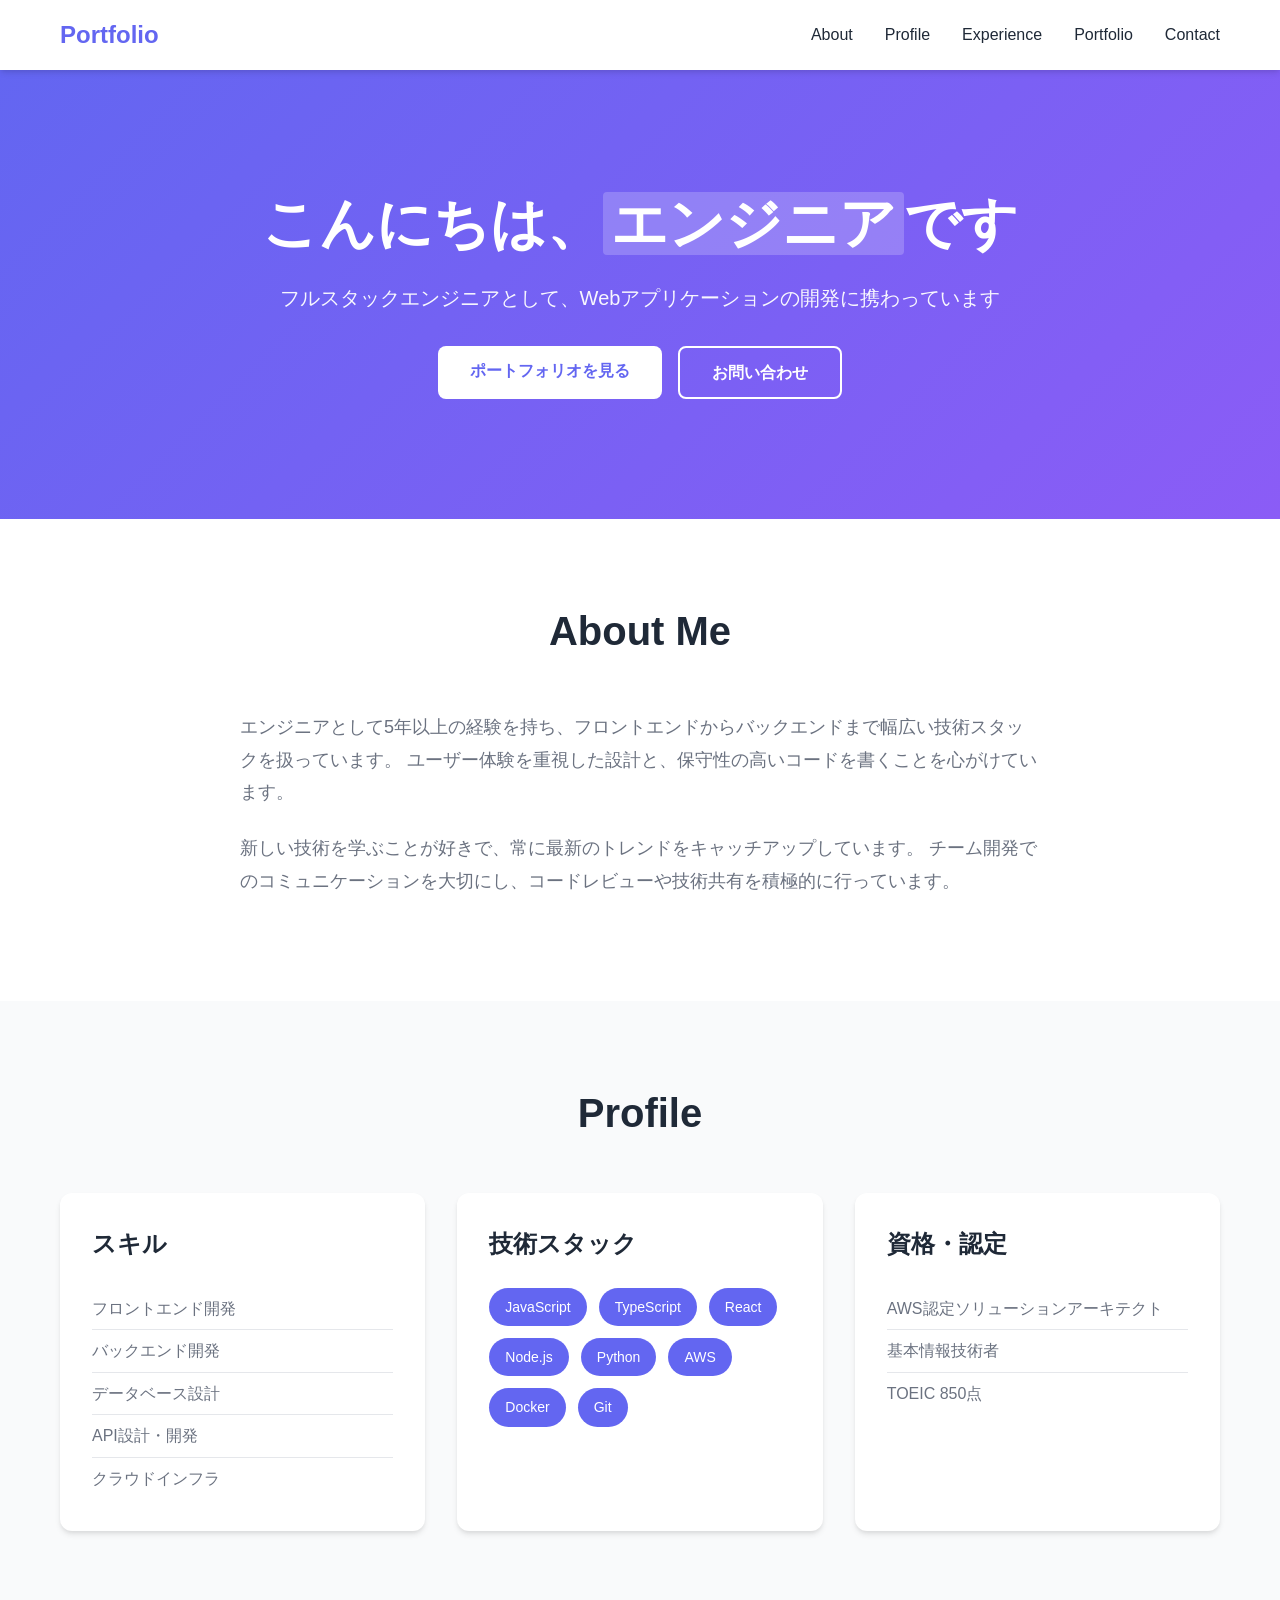
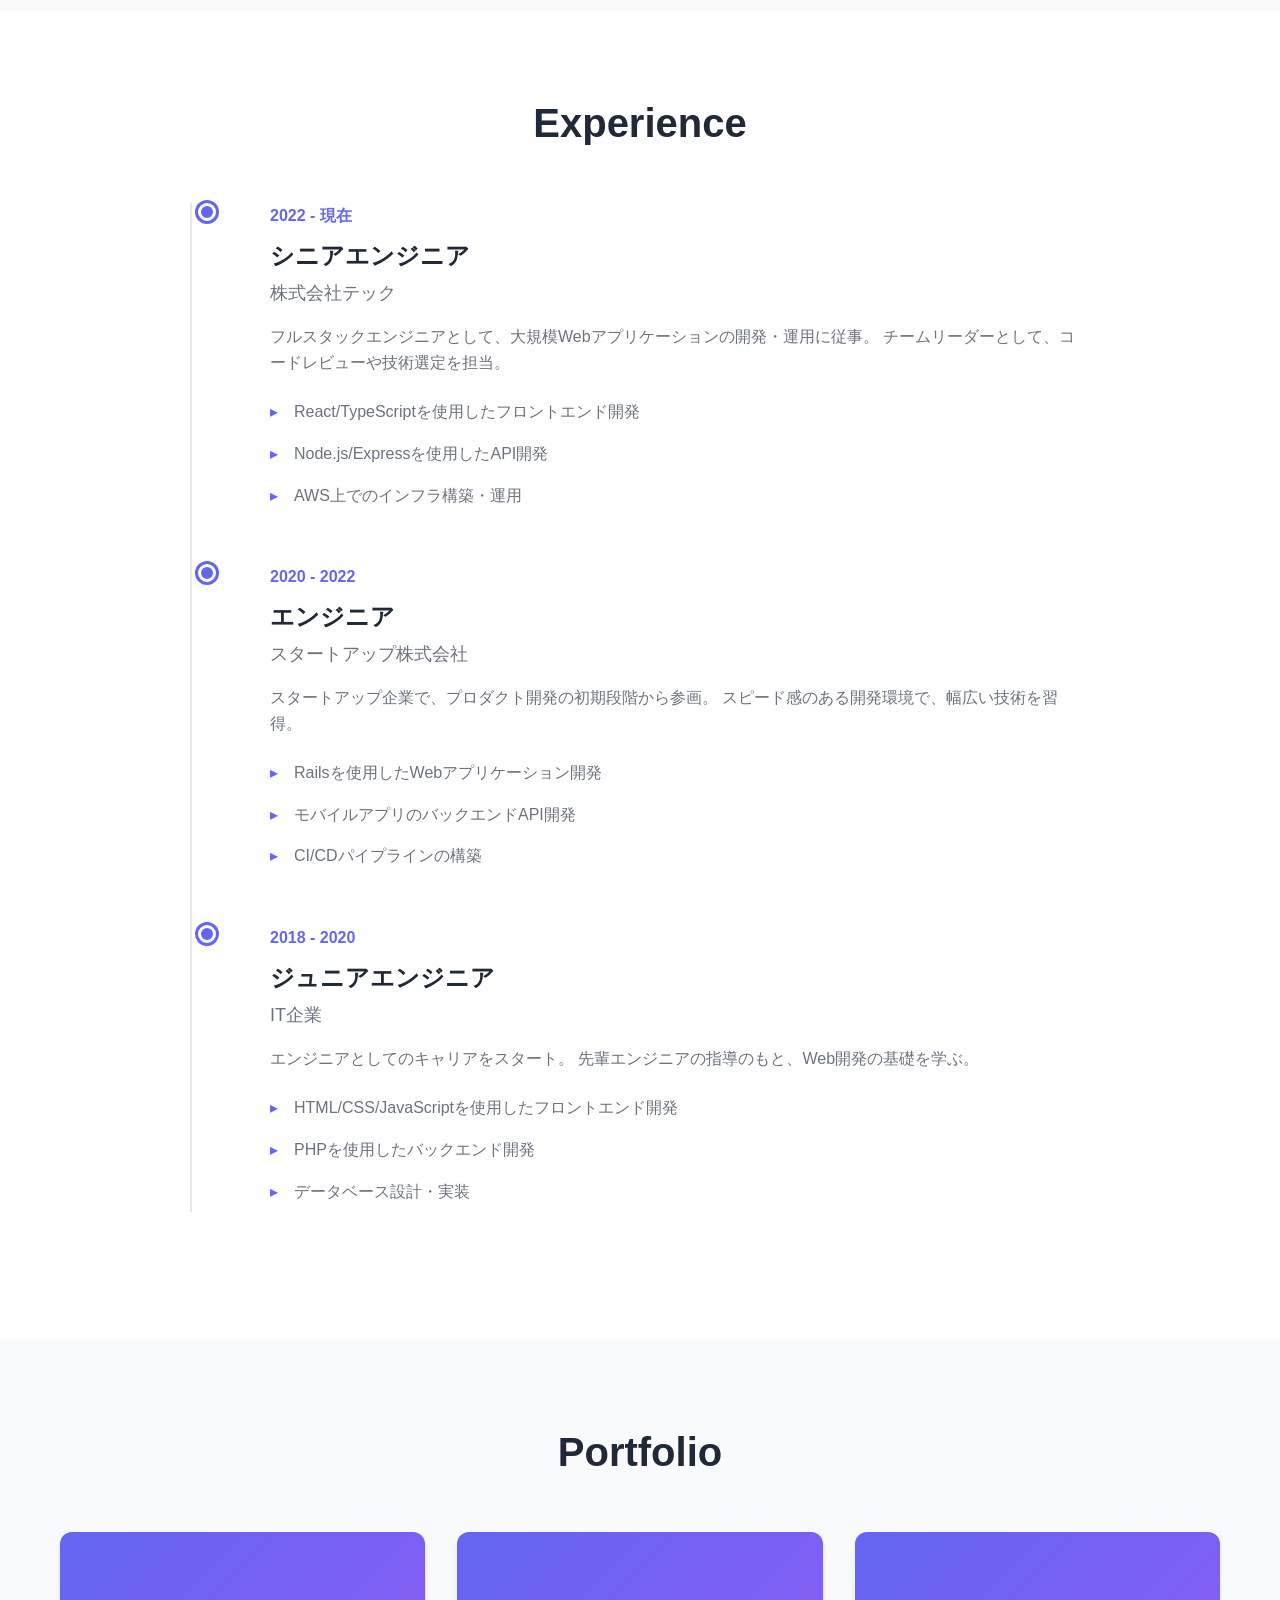
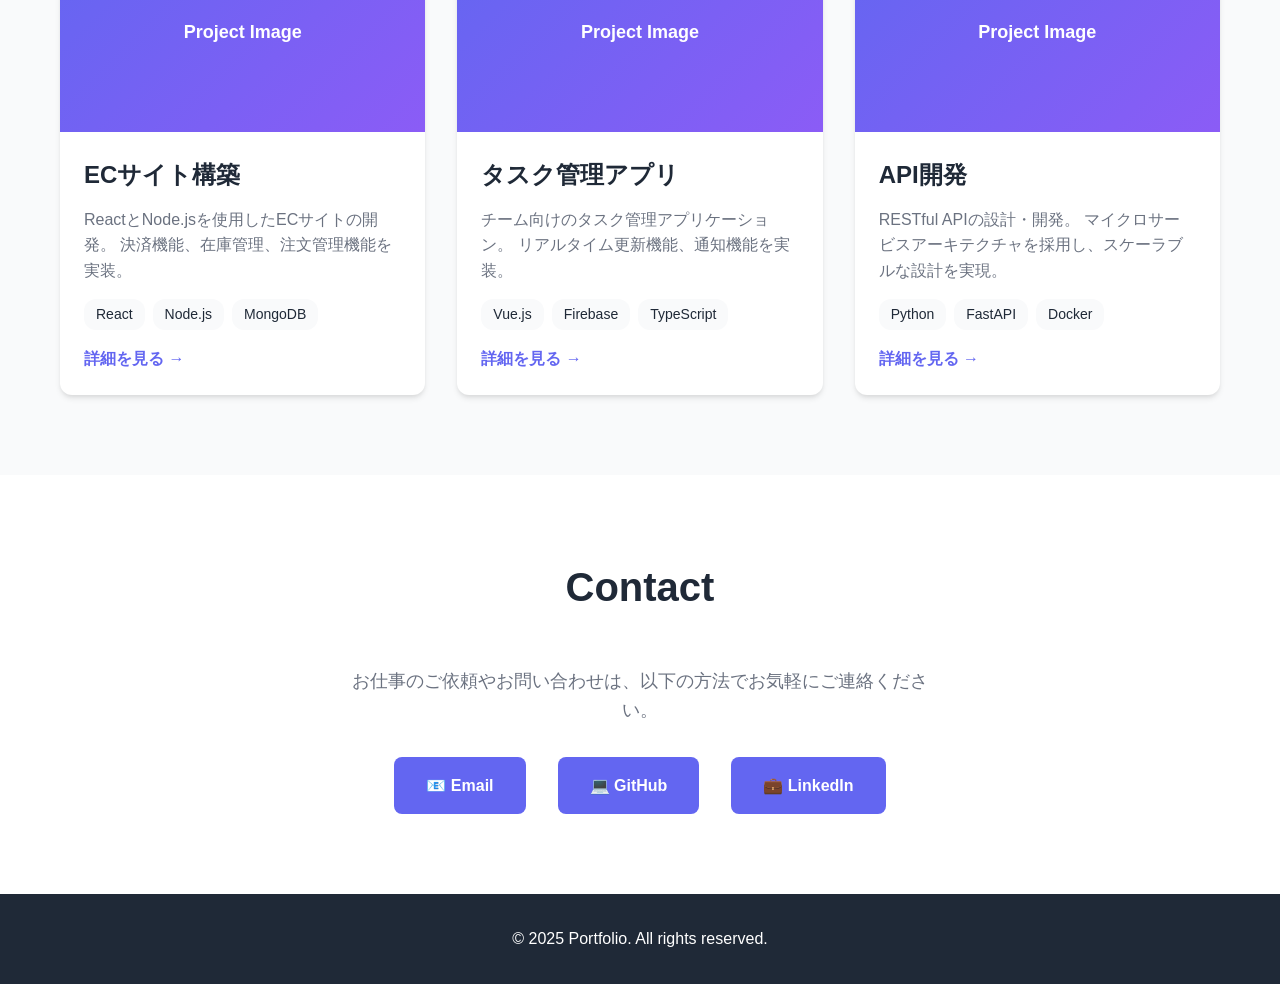
<file: index.html>
<!DOCTYPE html>
<html lang="ja">
<head>
    <meta charset="UTF-8">
    <meta name="viewport" content="width=device-width, initial-scale=1.0, maximum-scale=5.0, user-scalable=yes">
    <meta name="apple-mobile-web-app-capable" content="yes">
    <meta name="apple-mobile-web-app-status-bar-style" content="default">
    <title>エンジニアプロフィール | 自己紹介</title>
    <link rel="stylesheet" href="styles.css">
</head>
<body>
    <!-- ナビゲーション -->
    <nav class="navbar">
        <div class="container">
            <div class="nav-brand">Portfolio</div>
            <button class="nav-toggle" aria-label="Toggle navigation">
                <span></span>
                <span></span>
                <span></span>
            </button>
            <ul class="nav-menu">
                <li><a href="#about">About</a></li>
                <li><a href="#profile">Profile</a></li>
                <li><a href="#experience">Experience</a></li>
                <li><a href="#portfolio">Portfolio</a></li>
                <li><a href="#contact">Contact</a></li>
            </ul>
        </div>
    </nav>

    <!-- ヒーローセクション -->
    <section id="hero" class="hero">
        <div class="container">
            <div class="hero-content">
                <h1 class="hero-title">こんにちは、<span class="highlight">エンジニア</span>です</h1>
                <p class="hero-subtitle">フルスタックエンジニアとして、Webアプリケーションの開発に携わっています</p>
                <div class="hero-buttons">
                    <a href="#portfolio" class="btn btn-primary">ポートフォリオを見る</a>
                    <a href="#contact" class="btn btn-secondary">お問い合わせ</a>
                </div>
            </div>
        </div>
    </section>

    <!-- 自己紹介セクション -->
    <section id="about" class="section">
        <div class="container">
            <h2 class="section-title">About Me</h2>
            <div class="about-content">
                <div class="about-text">
                    <p>
                        エンジニアとして5年以上の経験を持ち、フロントエンドからバックエンドまで幅広い技術スタックを扱っています。
                        ユーザー体験を重視した設計と、保守性の高いコードを書くことを心がけています。
                    </p>
                    <p>
                        新しい技術を学ぶことが好きで、常に最新のトレンドをキャッチアップしています。
                        チーム開発でのコミュニケーションを大切にし、コードレビューや技術共有を積極的に行っています。
                    </p>
                </div>
            </div>
        </div>
    </section>

    <!-- プロフィールセクション -->
    <section id="profile" class="section section-alt">
        <div class="container">
            <h2 class="section-title">Profile</h2>
            <div class="profile-grid">
                <div class="profile-card">
                    <h3>スキル</h3>
                    <ul class="skill-list">
                        <li>フロントエンド開発</li>
                        <li>バックエンド開発</li>
                        <li>データベース設計</li>
                        <li>API設計・開発</li>
                        <li>クラウドインフラ</li>
                    </ul>
                </div>
                <div class="profile-card">
                    <h3>技術スタック</h3>
                    <div class="tech-tags">
                        <span class="tech-tag">JavaScript</span>
                        <span class="tech-tag">TypeScript</span>
                        <span class="tech-tag">React</span>
                        <span class="tech-tag">Node.js</span>
                        <span class="tech-tag">Python</span>
                        <span class="tech-tag">AWS</span>
                        <span class="tech-tag">Docker</span>
                        <span class="tech-tag">Git</span>
                    </div>
                </div>
                <div class="profile-card">
                    <h3>資格・認定</h3>
                    <ul class="cert-list">
                        <li>AWS認定ソリューションアーキテクト</li>
                        <li>基本情報技術者</li>
                        <li>TOEIC 850点</li>
                    </ul>
                </div>
            </div>
        </div>
    </section>

    <!-- 経歴セクション -->
    <section id="experience" class="section">
        <div class="container">
            <h2 class="section-title">Experience</h2>
            <div class="timeline">
                <div class="timeline-item">
                    <div class="timeline-date">2022 - 現在</div>
                    <div class="timeline-content">
                        <h3>シニアエンジニア</h3>
                        <h4>株式会社テック</h4>
                        <p>
                            フルスタックエンジニアとして、大規模Webアプリケーションの開発・運用に従事。
                            チームリーダーとして、コードレビューや技術選定を担当。
                        </p>
                        <ul>
                            <li>React/TypeScriptを使用したフロントエンド開発</li>
                            <li>Node.js/Expressを使用したAPI開発</li>
                            <li>AWS上でのインフラ構築・運用</li>
                        </ul>
                    </div>
                </div>
                <div class="timeline-item">
                    <div class="timeline-date">2020 - 2022</div>
                    <div class="timeline-content">
                        <h3>エンジニア</h3>
                        <h4>スタートアップ株式会社</h4>
                        <p>
                            スタートアップ企業で、プロダクト開発の初期段階から参画。
                            スピード感のある開発環境で、幅広い技術を習得。
                        </p>
                        <ul>
                            <li>Railsを使用したWebアプリケーション開発</li>
                            <li>モバイルアプリのバックエンドAPI開発</li>
                            <li>CI/CDパイプラインの構築</li>
                        </ul>
                    </div>
                </div>
                <div class="timeline-item">
                    <div class="timeline-date">2018 - 2020</div>
                    <div class="timeline-content">
                        <h3>ジュニアエンジニア</h3>
                        <h4>IT企業</h4>
                        <p>
                            エンジニアとしてのキャリアをスタート。
                            先輩エンジニアの指導のもと、Web開発の基礎を学ぶ。
                        </p>
                        <ul>
                            <li>HTML/CSS/JavaScriptを使用したフロントエンド開発</li>
                            <li>PHPを使用したバックエンド開発</li>
                            <li>データベース設計・実装</li>
                        </ul>
                    </div>
                </div>
            </div>
        </div>
    </section>

    <!-- ポートフォリオセクション -->
    <section id="portfolio" class="section section-alt">
        <div class="container">
            <h2 class="section-title">Portfolio</h2>
            <div class="portfolio-grid">
                <div class="portfolio-item">
                    <div class="portfolio-image">
                        <div class="portfolio-placeholder">Project Image</div>
                    </div>
                    <div class="portfolio-content">
                        <h3>ECサイト構築</h3>
                        <p>
                            ReactとNode.jsを使用したECサイトの開発。
                            決済機能、在庫管理、注文管理機能を実装。
                        </p>
                        <div class="portfolio-tags">
                            <span class="tag">React</span>
                            <span class="tag">Node.js</span>
                            <span class="tag">MongoDB</span>
                        </div>
                        <a href="#" class="portfolio-link">詳細を見る →</a>
                    </div>
                </div>
                <div class="portfolio-item">
                    <div class="portfolio-image">
                        <div class="portfolio-placeholder">Project Image</div>
                    </div>
                    <div class="portfolio-content">
                        <h3>タスク管理アプリ</h3>
                        <p>
                            チーム向けのタスク管理アプリケーション。
                            リアルタイム更新機能、通知機能を実装。
                        </p>
                        <div class="portfolio-tags">
                            <span class="tag">Vue.js</span>
                            <span class="tag">Firebase</span>
                            <span class="tag">TypeScript</span>
                        </div>
                        <a href="#" class="portfolio-link">詳細を見る →</a>
                    </div>
                </div>
                <div class="portfolio-item">
                    <div class="portfolio-image">
                        <div class="portfolio-placeholder">Project Image</div>
                    </div>
                    <div class="portfolio-content">
                        <h3>API開発</h3>
                        <p>
                            RESTful APIの設計・開発。
                            マイクロサービスアーキテクチャを採用し、スケーラブルな設計を実現。
                        </p>
                        <div class="portfolio-tags">
                            <span class="tag">Python</span>
                            <span class="tag">FastAPI</span>
                            <span class="tag">Docker</span>
                        </div>
                        <a href="#" class="portfolio-link">詳細を見る →</a>
                    </div>
                </div>
            </div>
        </div>
    </section>

    <!-- お問い合わせセクション -->
    <section id="contact" class="section">
        <div class="container">
            <h2 class="section-title">Contact</h2>
            <div class="contact-content">
                <p>お仕事のご依頼やお問い合わせは、以下の方法でお気軽にご連絡ください。</p>
                <div class="contact-links">
                    <a href="mailto:example@email.com" class="contact-link">
                        <span>📧 Email</span>
                    </a>
                    <a href="https://github.com" target="_blank" class="contact-link">
                        <span>💻 GitHub</span>
                    </a>
                    <a href="https://linkedin.com" target="_blank" class="contact-link">
                        <span>💼 LinkedIn</span>
                    </a>
                </div>
            </div>
        </div>
    </section>

    <!-- フッター -->
    <footer class="footer">
        <div class="container">
            <p>&copy; 2025 Portfolio. All rights reserved.</p>
        </div>
    </footer>

    <script src="script.js"></script>
</body>
</html>
</file>
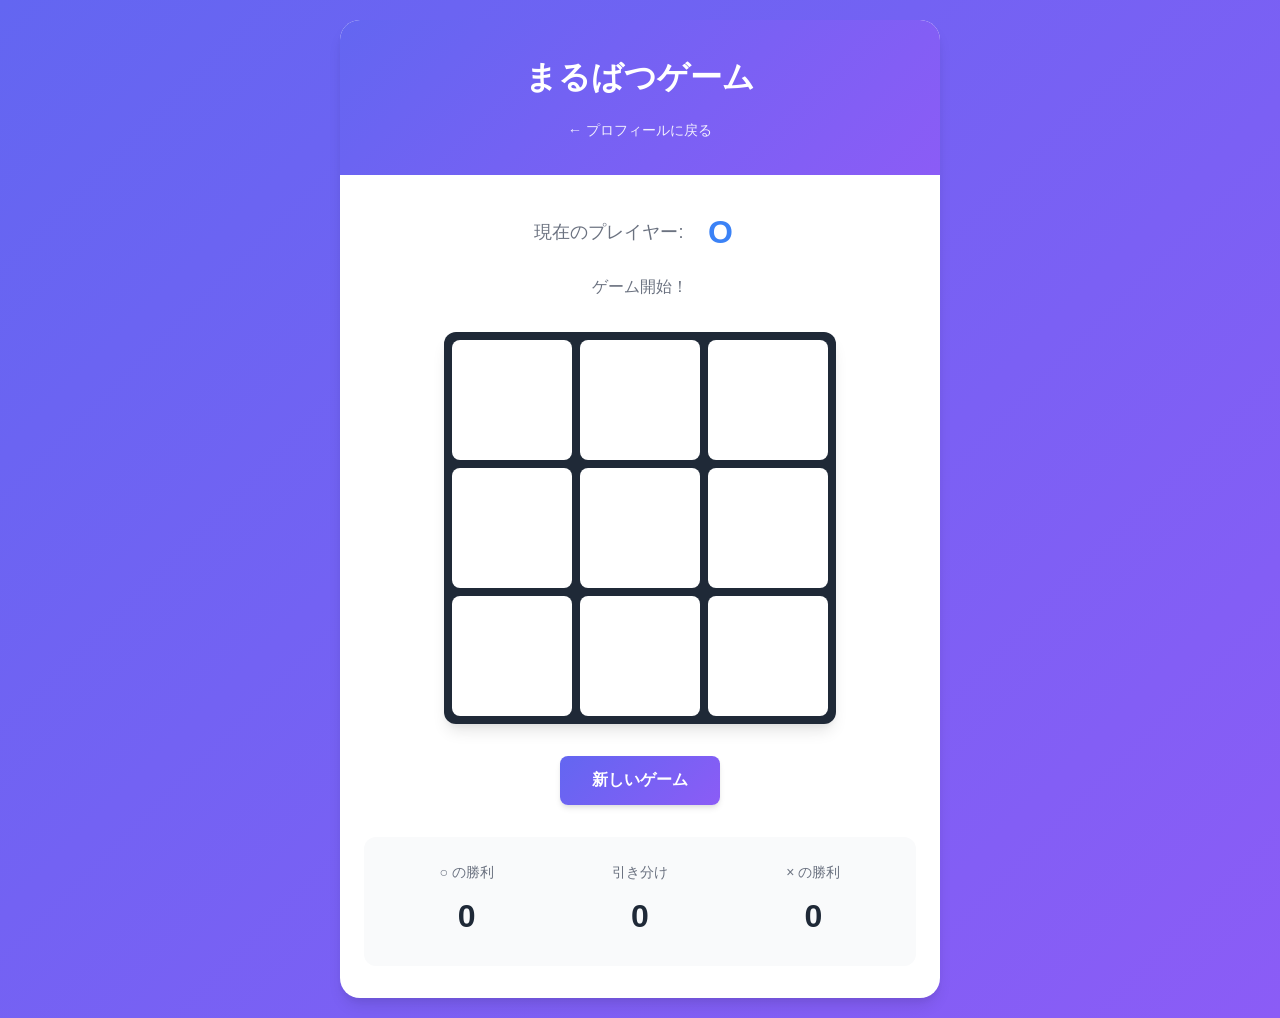
<file: game.html>
<!DOCTYPE html>
<html lang="ja">
<head>
    <meta charset="UTF-8">
    <meta name="viewport" content="width=device-width, initial-scale=1.0, maximum-scale=5.0, user-scalable=yes">
    <meta name="apple-mobile-web-app-capable" content="yes">
    <meta name="apple-mobile-web-app-status-bar-style" content="default">
    <title>まるばつゲーム | Tic-Tac-Toe</title>
    <link rel="stylesheet" href="game.css">
</head>
<body>
    <div class="game-container">
        <header class="game-header">
            <h1>まるばつゲーム</h1>
            <a href="index.html" class="back-link">← プロフィールに戻る</a>
        </header>

        <main class="game-main">
            <div class="game-info">
                <div class="current-player">
                    <span class="player-label">現在のプレイヤー:</span>
                    <span class="player-mark" id="currentPlayer">○</span>
                </div>
                <div class="game-status" id="gameStatus">ゲーム開始！</div>
            </div>

            <div class="board-container">
                <div class="game-board" id="gameBoard">
                    <div class="cell" data-index="0"></div>
                    <div class="cell" data-index="1"></div>
                    <div class="cell" data-index="2"></div>
                    <div class="cell" data-index="3"></div>
                    <div class="cell" data-index="4"></div>
                    <div class="cell" data-index="5"></div>
                    <div class="cell" data-index="6"></div>
                    <div class="cell" data-index="7"></div>
                    <div class="cell" data-index="8"></div>
                </div>
            </div>

            <div class="game-controls">
                <button class="btn-reset" id="resetButton">新しいゲーム</button>
            </div>

            <div class="score-board">
                <div class="score-item">
                    <span class="score-label">○ の勝利</span>
                    <span class="score-value" id="scoreO">0</span>
                </div>
                <div class="score-item">
                    <span class="score-label">引き分け</span>
                    <span class="score-value" id="scoreDraw">0</span>
                </div>
                <div class="score-item">
                    <span class="score-label">× の勝利</span>
                    <span class="score-value" id="scoreX">0</span>
                </div>
            </div>
        </main>
    </div>

    <script src="game.js"></script>
</body>
</html>
</file>
<file: styles.css>
/* リセット & ベーススタイル */
* {
    margin: 0;
    padding: 0;
    box-sizing: border-box;
}

:root {
    --primary-color: #6366f1;
    --secondary-color: #8b5cf6;
    --text-color: #1f2937;
    --text-light: #6b7280;
    --bg-color: #ffffff;
    --bg-alt: #f9fafb;
    --border-color: #e5e7eb;
    --shadow: 0 4px 6px -1px rgba(0, 0, 0, 0.1), 0 2px 4px -1px rgba(0, 0, 0, 0.06);
    --shadow-lg: 0 10px 15px -3px rgba(0, 0, 0, 0.1), 0 4px 6px -2px rgba(0, 0, 0, 0.05);
}

body {
    font-family: -apple-system, BlinkMacSystemFont, 'Segoe UI', 'Roboto', 'Oxygen', 'Ubuntu', 'Cantarell', sans-serif;
    line-height: 1.6;
    color: var(--text-color);
    background-color: var(--bg-color);
    -webkit-font-smoothing: antialiased;
    -moz-osx-font-smoothing: grayscale;
}

/* iOS Safari向けのタッチ操作改善 */
a, button {
    -webkit-tap-highlight-color: transparent;
    touch-action: manipulation;
}

.container {
    max-width: 1200px;
    margin: 0 auto;
    padding: 0 20px;
}

@media (max-width: 768px) {
    .container {
        padding: 0 16px;
    }
}

/* ナビゲーション */
.navbar {
    background-color: var(--bg-color);
    box-shadow: var(--shadow);
    position: sticky;
    top: 0;
    z-index: 1000;
    padding: 1rem 0;
}

.navbar .container {
    display: flex;
    justify-content: space-between;
    align-items: center;
}

.nav-brand {
    font-size: 1.5rem;
    font-weight: bold;
    color: var(--primary-color);
}

.nav-menu {
    display: flex;
    list-style: none;
    gap: 2rem;
}

.nav-menu a {
    text-decoration: none;
    color: var(--text-color);
    font-weight: 500;
    transition: color 0.3s;
}

.nav-menu a:hover,
.nav-menu a.active {
    color: var(--primary-color);
}

/* ハンバーガーメニューボタン */
.nav-toggle {
    display: none;
    flex-direction: column;
    background: none;
    border: none;
    cursor: pointer;
    padding: 0.5rem;
    gap: 4px;
}

.nav-toggle span {
    width: 25px;
    height: 3px;
    background-color: var(--text-color);
    border-radius: 2px;
    transition: all 0.3s;
}

.nav-toggle.active span:nth-child(1) {
    transform: rotate(45deg) translate(8px, 8px);
}

.nav-toggle.active span:nth-child(2) {
    opacity: 0;
}

.nav-toggle.active span:nth-child(3) {
    transform: rotate(-45deg) translate(7px, -7px);
}

/* ヒーローセクション */
.hero {
    background: linear-gradient(135deg, var(--primary-color) 0%, var(--secondary-color) 100%);
    color: white;
    padding: 120px 0;
    text-align: center;
}

.hero-content {
    max-width: 800px;
    margin: 0 auto;
}

.hero-title {
    font-size: 3.5rem;
    font-weight: 700;
    margin-bottom: 1.5rem;
    line-height: 1.2;
}

@media (max-width: 768px) {
    .hero {
        padding: 80px 0;
    }
    
    .hero-title {
        font-size: 2rem;
        margin-bottom: 1rem;
    }
    
    .hero-subtitle {
        font-size: 1rem;
        margin-bottom: 1.5rem;
    }
}

.highlight {
    background: rgba(255, 255, 255, 0.2);
    padding: 0 0.5rem;
    border-radius: 4px;
}

.hero-subtitle {
    font-size: 1.25rem;
    margin-bottom: 2rem;
    opacity: 0.95;
}

.hero-buttons {
    display: flex;
    gap: 1rem;
    justify-content: center;
    flex-wrap: wrap;
}

.btn {
    padding: 0.75rem 2rem;
    border-radius: 8px;
    text-decoration: none;
    font-weight: 600;
    transition: all 0.3s;
    display: inline-block;
}

@media (max-width: 768px) {
    .hero-buttons {
        flex-direction: column;
        align-items: center;
    }
    
    .btn {
        width: 100%;
        max-width: 280px;
        padding: 0.875rem 1.5rem;
        text-align: center;
    }
}

.btn-primary {
    background-color: white;
    color: var(--primary-color);
}

.btn-primary:hover {
    transform: translateY(-2px);
    box-shadow: var(--shadow-lg);
}

.btn-secondary {
    background-color: transparent;
    color: white;
    border: 2px solid white;
}

.btn-secondary:hover {
    background-color: white;
    color: var(--primary-color);
}

/* セクション */
.section {
    padding: 80px 0;
}

.section-alt {
    background-color: var(--bg-alt);
}

.section-title {
    font-size: 2.5rem;
    font-weight: 700;
    text-align: center;
    margin-bottom: 3rem;
    color: var(--text-color);
}

@media (max-width: 768px) {
    .section {
        padding: 50px 0;
    }
    
    .section-title {
        font-size: 1.75rem;
        margin-bottom: 2rem;
    }
}

/* 自己紹介セクション */
.about-content {
    max-width: 800px;
    margin: 0 auto;
}

.about-text p {
    font-size: 1.125rem;
    line-height: 1.8;
    margin-bottom: 1.5rem;
    color: var(--text-light);
}

@media (max-width: 768px) {
    .about-text p {
        font-size: 1rem;
        line-height: 1.7;
        margin-bottom: 1.25rem;
    }
}

/* プロフィールセクション */
.profile-grid {
    display: grid;
    grid-template-columns: repeat(auto-fit, minmax(300px, 1fr));
    gap: 2rem;
}

.profile-card {
    background-color: white;
    padding: 2rem;
    border-radius: 12px;
    box-shadow: var(--shadow);
    transition: transform 0.3s, box-shadow 0.3s;
}

.profile-card:hover {
    transform: translateY(-5px);
    box-shadow: var(--shadow-lg);
}

@media (max-width: 768px) {
    .profile-card {
        padding: 1.5rem;
    }
    
    .profile-card h3 {
        font-size: 1.25rem;
        margin-bottom: 1rem;
    }
}

.profile-card h3 {
    font-size: 1.5rem;
    margin-bottom: 1.5rem;
    color: var(--text-color);
}

.skill-list,
.cert-list {
    list-style: none;
}

.skill-list li,
.cert-list li {
    padding: 0.5rem 0;
    border-bottom: 1px solid var(--border-color);
    color: var(--text-light);
}

.skill-list li:last-child,
.cert-list li:last-child {
    border-bottom: none;
}

.tech-tags {
    display: flex;
    flex-wrap: wrap;
    gap: 0.75rem;
}

.tech-tag {
    background-color: var(--primary-color);
    color: white;
    padding: 0.5rem 1rem;
    border-radius: 20px;
    font-size: 0.875rem;
    font-weight: 500;
}

/* 経歴セクション */
.timeline {
    max-width: 900px;
    margin: 0 auto;
    position: relative;
    padding-left: 2rem;
}

.timeline::before {
    content: '';
    position: absolute;
    left: 0;
    top: 0;
    bottom: 0;
    width: 2px;
    background: var(--border-color);
}

.timeline-item {
    position: relative;
    margin-bottom: 3rem;
    padding-left: 3rem;
}

.timeline-item::before {
    content: '';
    position: absolute;
    left: -1.5rem;
    top: 0;
    width: 12px;
    height: 12px;
    border-radius: 50%;
    background: var(--primary-color);
    border: 3px solid white;
    box-shadow: 0 0 0 3px var(--primary-color);
}

.timeline-date {
    font-weight: 600;
    color: var(--primary-color);
    margin-bottom: 0.5rem;
}

.timeline-content h3 {
    font-size: 1.5rem;
    margin-bottom: 0.25rem;
    color: var(--text-color);
}

.timeline-content h4 {
    font-size: 1.125rem;
    color: var(--text-light);
    margin-bottom: 1rem;
    font-weight: 500;
}

.timeline-content p {
    color: var(--text-light);
    margin-bottom: 1rem;
}

.timeline-content ul {
    list-style: none;
    padding-left: 0;
}

.timeline-content li {
    padding: 0.5rem 0;
    padding-left: 1.5rem;
    position: relative;
    color: var(--text-light);
}

.timeline-content li::before {
    content: '▸';
    position: absolute;
    left: 0;
    color: var(--primary-color);
}

@media (max-width: 768px) {
    .timeline {
        padding-left: 1rem;
    }
    
    .timeline-item {
        padding-left: 1.75rem;
        margin-bottom: 2rem;
    }
    
    .timeline-item::before {
        left: -0.5rem;
        width: 10px;
        height: 10px;
    }
    
    .timeline-content h3 {
        font-size: 1.25rem;
    }
    
    .timeline-content h4 {
        font-size: 1rem;
    }
    
    .timeline-content p {
        font-size: 0.9rem;
    }
    
    .timeline-content li {
        font-size: 0.9rem;
    }
}

/* ポートフォリオセクション */
.portfolio-grid {
    display: grid;
    grid-template-columns: repeat(auto-fit, minmax(350px, 1fr));
    gap: 2rem;
}

.portfolio-item {
    background-color: white;
    border-radius: 12px;
    overflow: hidden;
    box-shadow: var(--shadow);
    transition: transform 0.3s, box-shadow 0.3s;
}

.portfolio-item:hover {
    transform: translateY(-5px);
    box-shadow: var(--shadow-lg);
}

.portfolio-image {
    width: 100%;
    height: 200px;
    background: linear-gradient(135deg, var(--primary-color) 0%, var(--secondary-color) 100%);
    display: flex;
    align-items: center;
    justify-content: center;
}

.portfolio-placeholder {
    color: white;
    font-weight: 600;
    font-size: 1.125rem;
}

.portfolio-content {
    padding: 1.5rem;
}

.portfolio-content h3 {
    font-size: 1.5rem;
    margin-bottom: 0.75rem;
    color: var(--text-color);
}

.portfolio-content p {
    color: var(--text-light);
    margin-bottom: 1rem;
    line-height: 1.6;
}

@media (max-width: 768px) {
    .portfolio-image {
        height: 180px;
    }
    
    .portfolio-content {
        padding: 1.25rem;
    }
    
    .portfolio-content h3 {
        font-size: 1.25rem;
    }
    
    .portfolio-content p {
        font-size: 0.9rem;
    }
}

.portfolio-tags {
    display: flex;
    flex-wrap: wrap;
    gap: 0.5rem;
    margin-bottom: 1rem;
}

.tag {
    background-color: var(--bg-alt);
    color: var(--text-color);
    padding: 0.25rem 0.75rem;
    border-radius: 12px;
    font-size: 0.875rem;
}

.portfolio-link {
    color: var(--primary-color);
    text-decoration: none;
    font-weight: 600;
    transition: color 0.3s;
}

.portfolio-link:hover {
    color: var(--secondary-color);
}

/* お問い合わせセクション */
.contact-content {
    text-align: center;
    max-width: 600px;
    margin: 0 auto;
}

.contact-content p {
    font-size: 1.125rem;
    color: var(--text-light);
    margin-bottom: 2rem;
}

.contact-links {
    display: flex;
    justify-content: center;
    gap: 2rem;
    flex-wrap: wrap;
}

.contact-link {
    display: inline-block;
    padding: 1rem 2rem;
    background-color: var(--primary-color);
    color: white;
    text-decoration: none;
    border-radius: 8px;
    font-weight: 600;
    transition: all 0.3s;
}

@media (max-width: 768px) {
    .contact-content p {
        font-size: 1rem;
        margin-bottom: 1.5rem;
    }
    
    .contact-links {
        flex-direction: column;
        gap: 1rem;
    }
    
    .contact-link {
        width: 100%;
        max-width: 280px;
        padding: 0.875rem 1.5rem;
        text-align: center;
    }
}

.contact-link:hover {
    background-color: var(--secondary-color);
    transform: translateY(-2px);
    box-shadow: var(--shadow);
}

/* フッター */
.footer {
    background-color: var(--text-color);
    color: white;
    text-align: center;
    padding: 2rem 0;
}

/* レスポンシブデザイン */
@media (max-width: 768px) {
    /* ナビゲーション */
    .nav-toggle {
        display: flex;
    }
    
    .nav-menu {
        position: fixed;
        top: 70px;
        left: 0;
        right: 0;
        background-color: white;
        flex-direction: column;
        gap: 0;
        padding: 1rem 0;
        box-shadow: var(--shadow-lg);
        transform: translateX(-100%);
        transition: transform 0.3s ease;
        z-index: 999;
    }
    
    .nav-menu.active {
        transform: translateX(0);
    }
    
    .nav-menu li {
        width: 100%;
    }
    
    .nav-menu a {
        display: block;
        padding: 1rem 2rem;
        border-bottom: 1px solid var(--border-color);
    }
    
    .nav-menu a:last-child {
        border-bottom: none;
    }

    /* グリッドレイアウト */
    .profile-grid,
    .portfolio-grid {
        grid-template-columns: 1fr;
        gap: 1.5rem;
    }
}

/* より小さな画面向け */
@media (max-width: 480px) {
    .hero-title {
        font-size: 1.75rem;
    }
    
    .hero-subtitle {
        font-size: 0.9rem;
    }
    
    .section-title {
        font-size: 1.5rem;
    }
    
    .container {
        padding: 0 12px;
    }
}
</file>
<file: game.css>
/* リセット & ベーススタイル */
* {
    margin: 0;
    padding: 0;
    box-sizing: border-box;
}

:root {
    --primary-color: #6366f1;
    --secondary-color: #8b5cf6;
    --text-color: #1f2937;
    --text-light: #6b7280;
    --bg-color: #ffffff;
    --bg-alt: #f9fafb;
    --border-color: #e5e7eb;
    --shadow: 0 4px 6px -1px rgba(0, 0, 0, 0.1), 0 2px 4px -1px rgba(0, 0, 0, 0.06);
    --shadow-lg: 0 10px 15px -3px rgba(0, 0, 0, 0.1), 0 4px 6px -2px rgba(0, 0, 0, 0.05);
    --cell-size: 120px;
    --cell-size-mobile: 90px;
}

body {
    font-family: -apple-system, BlinkMacSystemFont, 'Segoe UI', 'Roboto', 'Oxygen', 'Ubuntu', 'Cantarell', sans-serif;
    line-height: 1.6;
    color: var(--text-color);
    background: linear-gradient(135deg, var(--primary-color) 0%, var(--secondary-color) 100%);
    min-height: 100vh;
    -webkit-font-smoothing: antialiased;
    -moz-osx-font-smoothing: grayscale;
    padding: 20px;
}

/* iOS Safari向けのタッチ操作改善 */
a, button {
    -webkit-tap-highlight-color: transparent;
    touch-action: manipulation;
}

.game-container {
    max-width: 600px;
    margin: 0 auto;
    background-color: var(--bg-color);
    border-radius: 20px;
    box-shadow: var(--shadow-lg);
    overflow: hidden;
}

.game-header {
    background: linear-gradient(135deg, var(--primary-color) 0%, var(--secondary-color) 100%);
    color: white;
    padding: 2rem 1.5rem;
    text-align: center;
    position: relative;
}

.game-header h1 {
    font-size: 2rem;
    font-weight: 700;
    margin-bottom: 0.5rem;
}

.back-link {
    display: inline-block;
    color: white;
    text-decoration: none;
    font-size: 0.9rem;
    opacity: 0.9;
    transition: opacity 0.3s;
    margin-top: 0.5rem;
}

.back-link:hover {
    opacity: 1;
}

.game-main {
    padding: 2rem 1.5rem;
}

.game-info {
    text-align: center;
    margin-bottom: 2rem;
}

.current-player {
    display: flex;
    align-items: center;
    justify-content: center;
    gap: 0.75rem;
    margin-bottom: 1rem;
    font-size: 1.125rem;
}

.player-label {
    color: var(--text-light);
    font-weight: 500;
}

.player-mark {
    font-size: 2rem;
    font-weight: 700;
    color: var(--primary-color);
    min-width: 50px;
    text-align: center;
}

.player-mark.x {
    color: #ef4444;
}

.player-mark.o {
    color: #3b82f6;
}

.game-status {
    font-size: 1rem;
    color: var(--text-light);
    font-weight: 500;
}

.game-status.winner {
    font-size: 1.25rem;
    font-weight: 700;
    color: var(--primary-color);
}

.game-status.draw {
    font-size: 1.25rem;
    font-weight: 700;
    color: var(--text-color);
}

.board-container {
    display: flex;
    justify-content: center;
    margin-bottom: 2rem;
}

.game-board {
    display: grid;
    grid-template-columns: repeat(3, 1fr);
    gap: 8px;
    background-color: var(--text-color);
    padding: 8px;
    border-radius: 12px;
    box-shadow: var(--shadow-lg);
    width: fit-content;
}

.cell {
    width: var(--cell-size);
    height: var(--cell-size);
    background-color: var(--bg-color);
    border-radius: 8px;
    display: flex;
    align-items: center;
    justify-content: center;
    font-size: 3.5rem;
    font-weight: 700;
    cursor: pointer;
    transition: all 0.2s;
    user-select: none;
    -webkit-user-select: none;
}

.cell:hover:not(.filled):not(.disabled) {
    background-color: var(--bg-alt);
    transform: scale(1.05);
}

.cell.filled {
    cursor: default;
}

.cell.disabled {
    cursor: not-allowed;
    opacity: 0.6;
}

.cell.x {
    color: #ef4444;
}

.cell.o {
    color: #3b82f6;
}

.cell.winning {
    background-color: #fef3c7;
    animation: pulse 0.5s ease-in-out;
}

@keyframes pulse {
    0%, 100% {
        transform: scale(1);
    }
    50% {
        transform: scale(1.1);
    }
}

.game-controls {
    text-align: center;
    margin-bottom: 2rem;
}

.btn-reset {
    background: linear-gradient(135deg, var(--primary-color) 0%, var(--secondary-color) 100%);
    color: white;
    border: none;
    padding: 0.875rem 2rem;
    border-radius: 8px;
    font-size: 1rem;
    font-weight: 600;
    cursor: pointer;
    transition: all 0.3s;
    box-shadow: var(--shadow);
}

.btn-reset:hover {
    transform: translateY(-2px);
    box-shadow: var(--shadow-lg);
}

.btn-reset:active {
    transform: translateY(0);
}

.score-board {
    display: grid;
    grid-template-columns: repeat(3, 1fr);
    gap: 1rem;
    background-color: var(--bg-alt);
    padding: 1.5rem;
    border-radius: 12px;
}

.score-item {
    text-align: center;
}

.score-label {
    display: block;
    font-size: 0.875rem;
    color: var(--text-light);
    margin-bottom: 0.5rem;
    font-weight: 500;
}

.score-value {
    display: block;
    font-size: 2rem;
    font-weight: 700;
    color: var(--text-color);
}

/* レスポンシブデザイン */
@media (max-width: 768px) {
    body {
        padding: 10px;
    }

    .game-header {
        padding: 1.5rem 1rem;
    }

    .game-header h1 {
        font-size: 1.5rem;
    }

    .game-main {
        padding: 1.5rem 1rem;
    }

    .current-player {
        font-size: 1rem;
    }

    .player-mark {
        font-size: 1.5rem;
        min-width: 40px;
    }

    .game-status {
        font-size: 0.9rem;
    }

    .game-status.winner,
    .game-status.draw {
        font-size: 1.125rem;
    }

    .cell {
        width: var(--cell-size-mobile);
        height: var(--cell-size-mobile);
        font-size: 2.5rem;
    }

    .btn-reset {
        padding: 0.75rem 1.5rem;
        font-size: 0.9rem;
        width: 100%;
        max-width: 300px;
    }

    .score-board {
        padding: 1rem;
        gap: 0.75rem;
    }

    .score-label {
        font-size: 0.75rem;
    }

    .score-value {
        font-size: 1.5rem;
    }
}

@media (max-width: 480px) {
    .cell {
        width: 80px;
        height: 80px;
        font-size: 2rem;
    }

    .game-board {
        gap: 6px;
        padding: 6px;
    }

    .score-board {
        grid-template-columns: 1fr;
        gap: 1rem;
    }

    .score-item {
        display: flex;
        justify-content: space-between;
        align-items: center;
        padding: 0.75rem;
        background-color: white;
        border-radius: 8px;
    }

    .score-label {
        margin-bottom: 0;
    }
}
</file>
